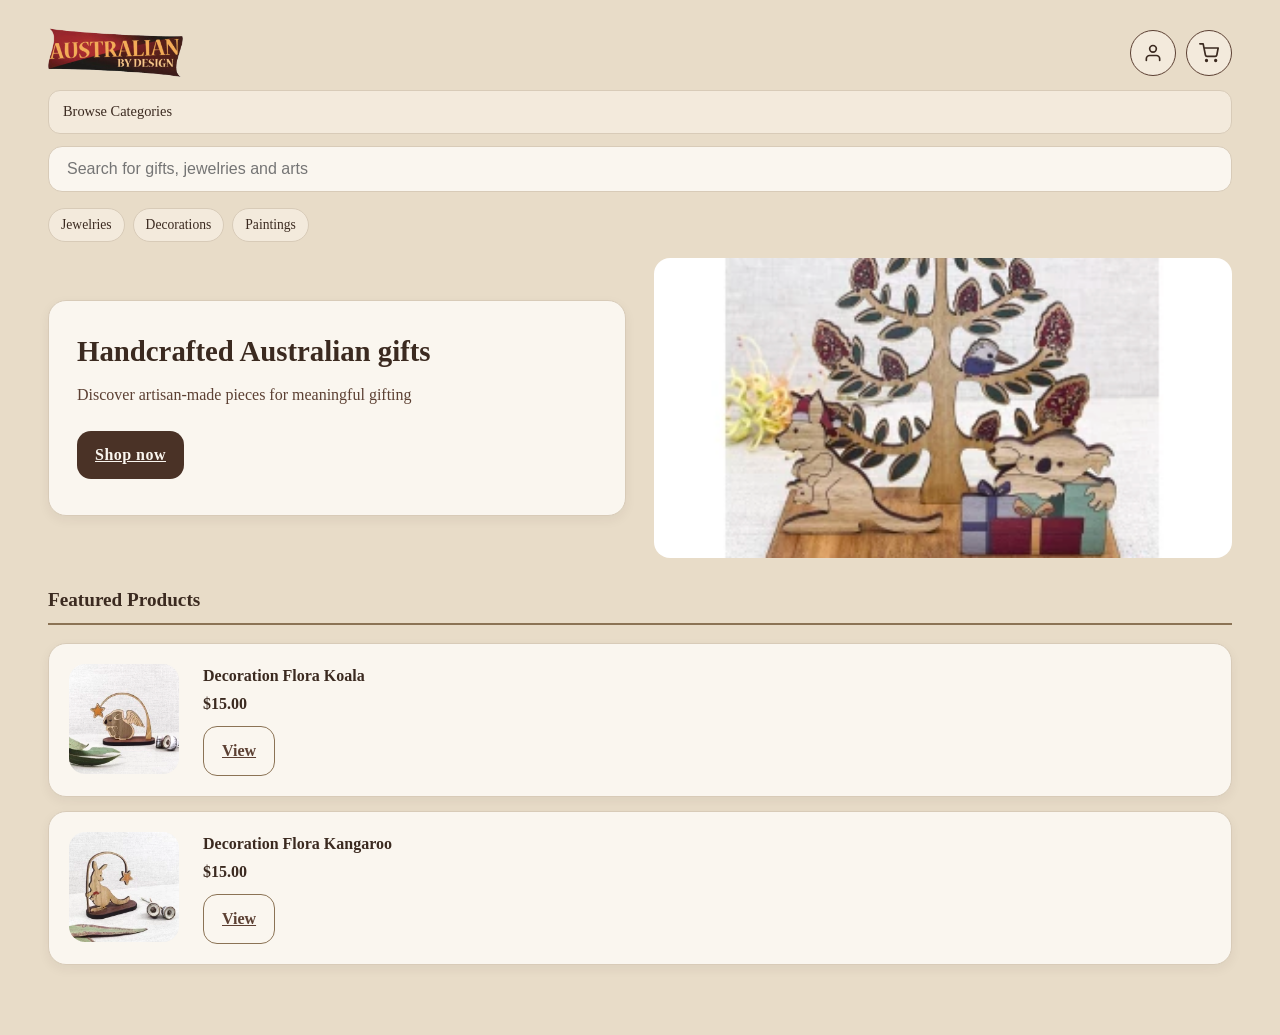
<file: index.html>
<!DOCTYPE html>
<html lang="en">
  <head>
    <meta charset="UTF-8" />
    <meta name="viewport" content="width=device-width, initial-scale=1.0" />
    <title>Australian by Design – Home</title>
    <!-- Link to the shared stylesheet -->
    <link rel="stylesheet" href="style.css" />
  </head>
  <body>
    <!-- .app centres the content and limits it to phone width -->
    <div class="app">

      <!-- HEADER: appears on every page -->
      <header class="site-header">

        <!-- LOGO: was plain text "AUSTRALIAN BY DESIGN".
             Now a clickable image linking back to the home page.
             Save the logo image as: images/australian-by-design-logo.png
             Download from: https://www.australianbydesign.com.au/wp-content/uploads/2020/12/logo-hd.png -->
        <a class="logo-link" href="index.html">
          <img
            src="images/australian-by-design-logo.png"
            alt="Australian by Design logo"
            class="site-logo"
          />
        </a>

        <div class="header-actions">

          <!-- ACCOUNT ICON: was the letter "A".
               Now a simple person-silhouette SVG drawn directly in HTML.
               No icon library needed — it is just two shapes: a circle (head)
               and a curved path (body). stroke="currentColor" draws it in
               the same dark brown as the circular button. -->
          <button type="button" class="icon-btn" aria-label="Account">
            <svg class="account-icon" viewBox="0 0 24 24" fill="none" stroke="currentColor" stroke-width="2" stroke-linecap="round" stroke-linejoin="round" aria-hidden="true">
              <path d="M20 21v-2a4 4 0 0 0-4-4H8a4 4 0 0 0-4 4v2"/>
              <circle cx="12" cy="7" r="4"/>
            </svg>
          </button>

          <!-- CART ICON: was the letter "C".
               Now a shopping-cart SVG drawn directly in HTML.
               No icon library needed — it is two small circles (wheels)
               and one path (basket). The badge number still appears in
               the top-right corner, exactly as before. -->
          <a href="cart.html" class="icon-btn" aria-label="Cart">
            <svg class="cart-icon" viewBox="0 0 24 24" fill="none" stroke="currentColor" stroke-width="2" stroke-linecap="round" stroke-linejoin="round" aria-hidden="true">
              <circle cx="9" cy="21" r="1"/>
              <circle cx="20" cy="21" r="1"/>
              <path d="M1 1h4l2.68 13.39a2 2 0 0 0 2 1.61h9.72a2 2 0 0 0 2-1.61L23 6H6"/>
            </svg>
            <span id="cart-badge" class="cart-count" style="display:none"></span>
          </a>

        </div>
      </header>

      <!-- HOME PAGE CONTENT -->

      <div class="browse-bar">Browse Categories</div>

      <!-- Search bar: not connected to a server, just visual for now -->
      <label class="visually-hidden" for="search-home">Search</label>
      <input
        id="search-home"
        class="search-input"
        type="search"
        placeholder="Search for gifts, jewelries and arts"
      />

      <!-- Category chips: clickable tags for browsing -->
      <div class="chips">
        <span class="chip">Jewelries</span>
        <span class="chip">Decorations</span>
        <span class="chip">Paintings</span>
      </div>

      <!-- HERO SECTION WRAPPER
           On mobile this div has no effect — children stack normally.
           On desktop the CSS media query turns this into a two-column grid:
           the hero text card sits on the left, the image on the right.
           This is controlled entirely by CSS — no JavaScript needed. -->
      <div class="hero-section">

        <!-- Hero card: main banner with a "Shop now" link -->
        <div class="hero card">
          <h1>Handcrafted Australian gifts</h1>
          <p class="hero-text">
            Discover artisan-made pieces for meaningful gifting
          </p>
          <a href="listing.html" class="btn btn-primary">Shop now</a>
        </div>

        <!-- Hero banner image -->
        <img
          src="images/hero-gifts.jpg"
          alt="Handcrafted Australian gifts arranged on a table"
          class="hero-image product-img"
        />

      </div><!-- end .hero-section -->

      <h2 class="section-title">Featured Products</h2>

      <!-- Featured product 1: "View" links to product.html?id=0 -->
      <article class="product-row card">
        <img
          src="images/flora-koala.jpg"
          alt="Decoration Flora Koala"
          class="thumb product-img"
        />
        <div class="product-row-body">
          <h3 class="product-name">Decoration Flora Koala</h3>
          <p class="price">$15.00</p>
          <!-- ?id=0 tells product.html which product to show -->
          <a href="product.html?id=0" class="btn btn-outline">View</a>
        </div>
      </article>

      <!-- Featured product 2: "View" links to product.html?id=1 -->
      <article class="product-row card">
        <img
          src="images/flora-kangaroo.jpg"
          alt="Decoration Flora Kangaroo"
          class="thumb product-img"
        />
        <div class="product-row-body">
          <h3 class="product-name">Decoration Flora Kangaroo</h3>
          <p class="price">$15.00</p>
          <a href="product.html?id=1" class="btn btn-outline">View</a>
        </div>
      </article>

    </div><!-- end .app -->

    <!-- Toast notification (shown when item is added to cart) -->
    <div id="toast" class="toast"></div>

    <!-- Load the shared cart script -->
    <script src="cart.js"></script>
  </body>
</html>
</file>
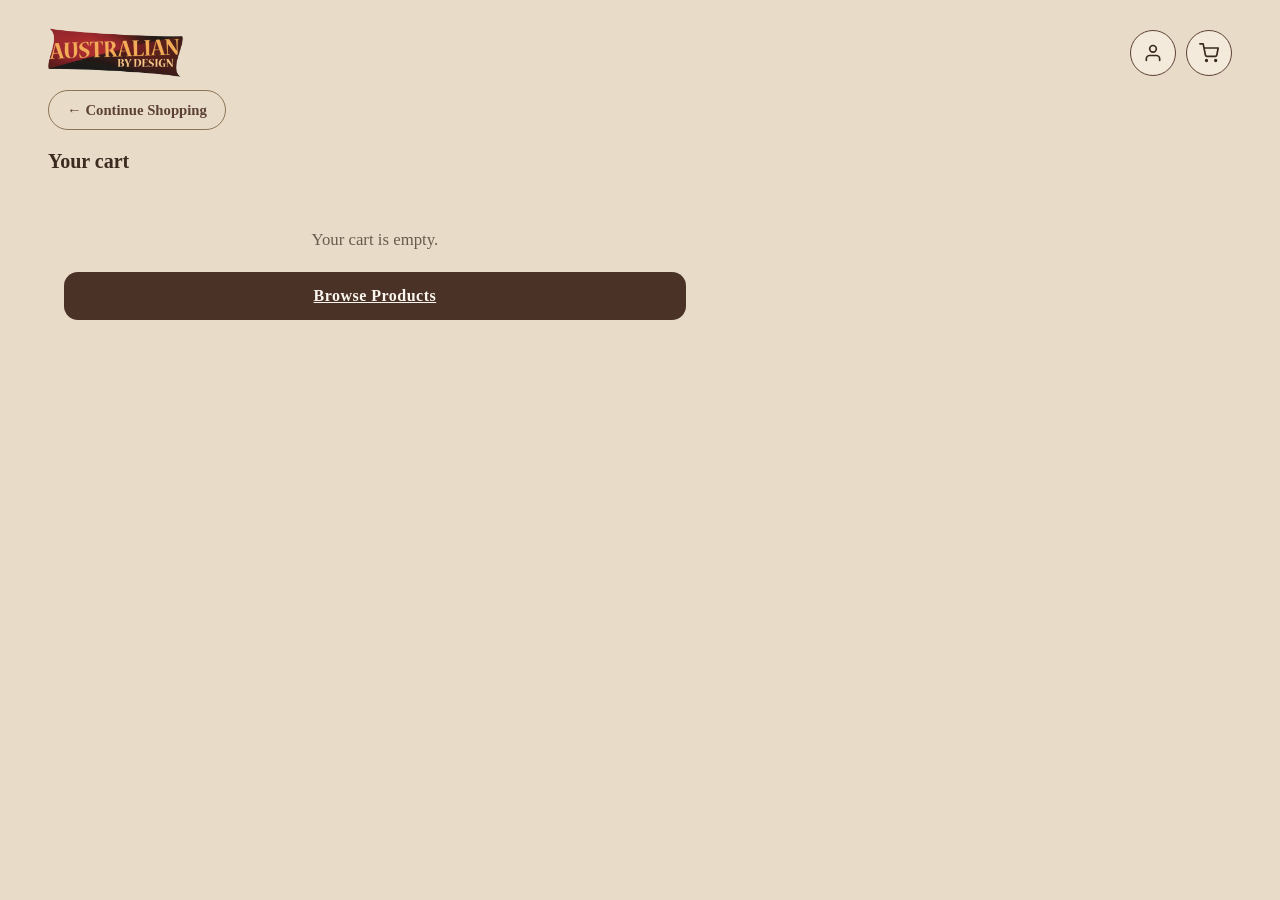
<file: cart.html>
<!DOCTYPE html>
<html lang="en">
  <head>
    <meta charset="UTF-8" />
    <meta name="viewport" content="width=device-width, initial-scale=1.0" />
    <title>Australian by Design – Cart</title>
    <!-- Link to the shared stylesheet -->
    <link rel="stylesheet" href="style.css" />
  </head>
  <body>
    <div class="app">

      <!-- HEADER -->
      <header class="site-header">
        <a class="logo-link" href="index.html">
          <img src="images/australian-by-design-logo.png" alt="Australian by Design logo" class="site-logo" />
        </a>
        <div class="header-actions">
          <button type="button" class="icon-btn" aria-label="Account">
            <svg class="account-icon" viewBox="0 0 24 24" fill="none" stroke="currentColor" stroke-width="2" stroke-linecap="round" stroke-linejoin="round" aria-hidden="true">
              <path d="M20 21v-2a4 4 0 0 0-4-4H8a4 4 0 0 0-4 4v2"/>
              <circle cx="12" cy="7" r="4"/>
            </svg>
          </button>
          <a href="cart.html" class="icon-btn" aria-label="Cart">
            <svg class="cart-icon" viewBox="0 0 24 24" fill="none" stroke="currentColor" stroke-width="2" stroke-linecap="round" stroke-linejoin="round" aria-hidden="true">
              <circle cx="9" cy="21" r="1"/>
              <circle cx="20" cy="21" r="1"/>
              <path d="M1 1h4l2.68 13.39a2 2 0 0 0 2 1.61h9.72a2 2 0 0 0 2-1.61L23 6H6"/>
            </svg>
            <span id="cart-badge" class="cart-count" style="display:none"></span>
          </a>
        </div>
      </header>

      <!-- Back link -->
      <a href="listing.html" class="back-link">← Continue Shopping</a>

      <!-- CART LAYOUT WRAPPER
           On mobile this div has no effect — children stack normally.
           On desktop the CSS media query makes this a two-column grid:
           cart items go in the left column, and the order summary +
           checkout form go in the right column (id="cart-col-right").

           The JavaScript below also hides/shows the right column depending
           on whether the cart is empty, keeping the layout clean. -->
      <div class="cart-layout">

        <!-- LEFT COLUMN: page title + cart items + empty message -->
        <div class="cart-col-left">

          <h1 class="page-title">Your cart</h1>

          <!-- CART ITEM LIST — items added by JavaScript -->
          <ul class="cart-list" id="cart-list">
            <!-- Items are inserted here by JavaScript -->
          </ul>

          <!-- Shown when cart is empty -->
          <div class="empty-cart-msg" id="empty-msg" style="display:none">
            <p>Your cart is empty.</p>
            <a href="listing.html" class="btn btn-primary btn-block">
              Browse Products
            </a>
          </div>

        </div><!-- end .cart-col-left -->

        <!-- RIGHT COLUMN: order summary + checkout button + form
             id="cart-col-right" lets JavaScript hide this column
             when the cart is empty, so the desktop layout stays clean. -->
        <div class="cart-col-right" id="cart-col-right">

          <!-- ORDER SUMMARY BOX -->
          <div class="card summary" id="summary-box">
            <div class="summary-row">
              <span>Subtotal</span>
              <span id="cart-subtotal">$0.00</span>
            </div>
            <div class="summary-row">
              <span>Shipping</span>
              <span id="cart-shipping">$11.00</span>
            </div>
            <div class="summary-row summary-row--total">
              <span>Total</span>
              <span id="cart-total">$0.00</span>
            </div>
          </div>

          <!-- CHECKOUT BUTTON -->
          <a href="confirmed.html" class="btn btn-primary btn-block checkout-link" id="checkout-btn">
            Checkout
          </a>

          <!-- CHECKOUT FORM -->
          <form class="checkout-form card" id="checkout-form">
            <h2 class="card-title">Checkout details</h2>
            <label>
              Full name
              <input type="text" name="fullname" autocomplete="name" />
            </label>
            <label>
              Address
              <input type="text" name="address" autocomplete="street-address" />
            </label>
            <label>
              Card number
              <input type="text" name="card" inputmode="numeric" />
            </label>
          </form>

        </div><!-- end .cart-col-right -->

      </div><!-- end .cart-layout -->

    </div><!-- end .app -->

    <!-- Load the shared cart script -->
    <script src="cart.js"></script>

    <!-- Cart page script -->
    <script>
      /* ============================================================
         cart.html script

         KEY CHANGE from the original version:
         The cart display logic is now inside a function called
         renderCart(). This is important because we need to be able
         to refresh the cart display AFTER the user removes an item
         — without reloading the whole page.

         Before: code ran once inside DOMContentLoaded and stopped.
         Now:    renderCart() can be called any number of times.
                 It clears the list and rebuilds it from scratch
                 each time it runs.
         ============================================================ */


      /* --- renderCart() ---
         Draws (or redraws) the entire cart on screen.

         This function is called:
           1. When the page first loads (to show what's in the cart).
           2. After the user clicks Remove (to refresh the display).

         Steps:
           1. Read the cart from localStorage.
           2. Clear whatever is currently shown on screen.
           3. If the cart is empty → show the empty message, $0.00 totals.
           4. If the cart has items → build the list and calculate totals. */
      function renderCart() {

        // Read the latest cart data from localStorage
        var cart = getCart(); // getCart() is defined in cart.js

        // Get references to the HTML elements we need to update
        var cartList     = document.getElementById("cart-list");
        var emptyMsg     = document.getElementById("empty-msg");
        var summaryBox   = document.getElementById("summary-box");
        var checkoutBtn  = document.getElementById("checkout-btn");
        var checkoutForm = document.getElementById("checkout-form");

        // cartColRight is the right column on desktop (summary + checkout).
        // On mobile it just stacks below the items — hiding it when empty
        // keeps the layout clean on both mobile and desktop.
        var cartColRight = document.getElementById("cart-col-right");

        // --- IMPORTANT: clear the list before rebuilding ---
        cartList.innerHTML = "";

        // --------------------------------------------------------
        // CASE 1: Cart is empty
        // --------------------------------------------------------
        if (cart.length === 0) {

          // Show the "Your cart is empty" message
          emptyMsg.style.display = "block";

          // Hide the summary box, checkout button, and form
          summaryBox.style.display   = "none";
          checkoutBtn.style.display  = "none";
          checkoutForm.style.display = "none";

          // Also hide the entire right column on desktop so we don't
          // show a blank column next to the empty-cart message.
          if (cartColRight) { cartColRight.style.display = "none"; }

          // Set all totals to $0.00 when cart is empty
          document.getElementById("cart-subtotal").textContent = "$0.00";
          document.getElementById("cart-shipping").textContent = "$0.00";
          document.getElementById("cart-total").textContent    = "$0.00";

          return; // stop here — nothing more to render
        }

        // --------------------------------------------------------
        // CASE 2: Cart has items
        // --------------------------------------------------------

        // Make sure the summary, button, form, and right column are all visible.
        emptyMsg.style.display     = "none";
        summaryBox.style.display   = "";   // "" resets to CSS default (block)
        checkoutBtn.style.display  = "";
        checkoutForm.style.display = "";

        // Show the right column (it may have been hidden if cart was empty before)
        if (cartColRight) { cartColRight.style.display = ""; }

        var subtotal = 0; // running total — we add to this in the loop below

        // Loop through every item in the cart and build one <li> for each
        for (var i = 0; i < cart.length; i++) {
          var item = cart[i];

          // Line total = price × quantity for this product
          var lineTotal = item.price * item.qty;

          // Add this item's line total to the overall subtotal
          subtotal = subtotal + lineTotal;

          /* Build the HTML for one cart item row.
             Each row has:
               - a placeholder image box
               - the product name, quantity, and line total
               - a Remove button

             The Remove button uses onclick="handleRemove(item.id)"
             so when it is clicked, handleRemove() receives the
             correct product id to remove. */
          /* item.id is the product number (0–6).
             PRODUCTS[item.id].img is the image path stored in cart.js.
             This way the right photo appears next to each item. */
          /* Safety check: look up the product in the PRODUCTS array.
             If for any reason the id isn't found (e.g. old localStorage data),
             we fall back to an empty image src so the page doesn't crash. */
          var productData = PRODUCTS[item.id];
          var imgSrc = productData ? productData.img : "";

          var itemHTML =
            '<li class="cart-item card">' +
              '<img src="' + imgSrc + '" alt="' + item.name + '" class="cart-thumb product-img" />' +
              '<div class="cart-item-info">' +
                '<p class="product-name">' + item.name + '</p>' +
                '<p class="muted">Qty ' + item.qty + '</p>' +
                '<p class="price">$' + lineTotal.toFixed(2) + '</p>' +
              '</div>' +
              /* FIX: added "btn" base class alongside "btn-remove".
                 Without "btn", the button does not inherit font-family,
                 cursor, or text-align from the shared .btn rule, so it
                 looked slightly inconsistent with every other button on
                 the site. The .btn-remove rules (smaller padding, red-brown
                 border, smaller font) come later in style.css and still
                 override the base .btn values correctly. */
              '<button class="btn btn-remove" onclick="handleRemove(' + item.id + ')">' +
                'Remove' +
              '</button>' +
            '</li>';

          // Add this item's HTML into the <ul> list
          cartList.innerHTML = cartList.innerHTML + itemHTML;
        }

        // Shipping is always $11.00 when there are items in the cart
        var SHIPPING = 11.00;
        var total = subtotal + SHIPPING;

        // Update the three numbers in the order summary box
        // .toFixed(2) formats to 2 decimal places: e.g. 15 → "15.00"
        document.getElementById("cart-subtotal").textContent =
          "$" + subtotal.toFixed(2);

        document.getElementById("cart-shipping").textContent =
          "$" + SHIPPING.toFixed(2);

        document.getElementById("cart-total").textContent =
          "$" + total.toFixed(2);

      } /* end renderCart() */


      /* --- handleRemove(productId) ---
         Called when the user clicks a "Remove" button.

         This is the function that connects the button click to the
         two things that need to happen:
           Step 1 — Remove the item from localStorage.
           Step 2 — Redraw the cart so the screen matches the data.

         Tutor explanation:
         "The Remove button passes the product id to handleRemove().
          handleRemove() calls removeFromCart() (in cart.js) which
          removes that item from the cart array in localStorage.
          Then it calls renderCart() which clears the screen and
          redraws the cart from the updated localStorage data.
          The subtotal, shipping, and total are recalculated
          automatically each time renderCart() runs." */
      function handleRemove(productId) {
        removeFromCart(productId); // defined in cart.js — updates localStorage + badge
        renderCart();              // redraw the cart list and totals on screen
      }


      /* --- Run renderCart() when the page first loads ---
         DOMContentLoaded fires once the HTML is fully parsed.
         We call renderCart() to draw the initial cart state. */
      document.addEventListener("DOMContentLoaded", function () {
        renderCart();
      });

    </script>
  </body>
</html>
</file>
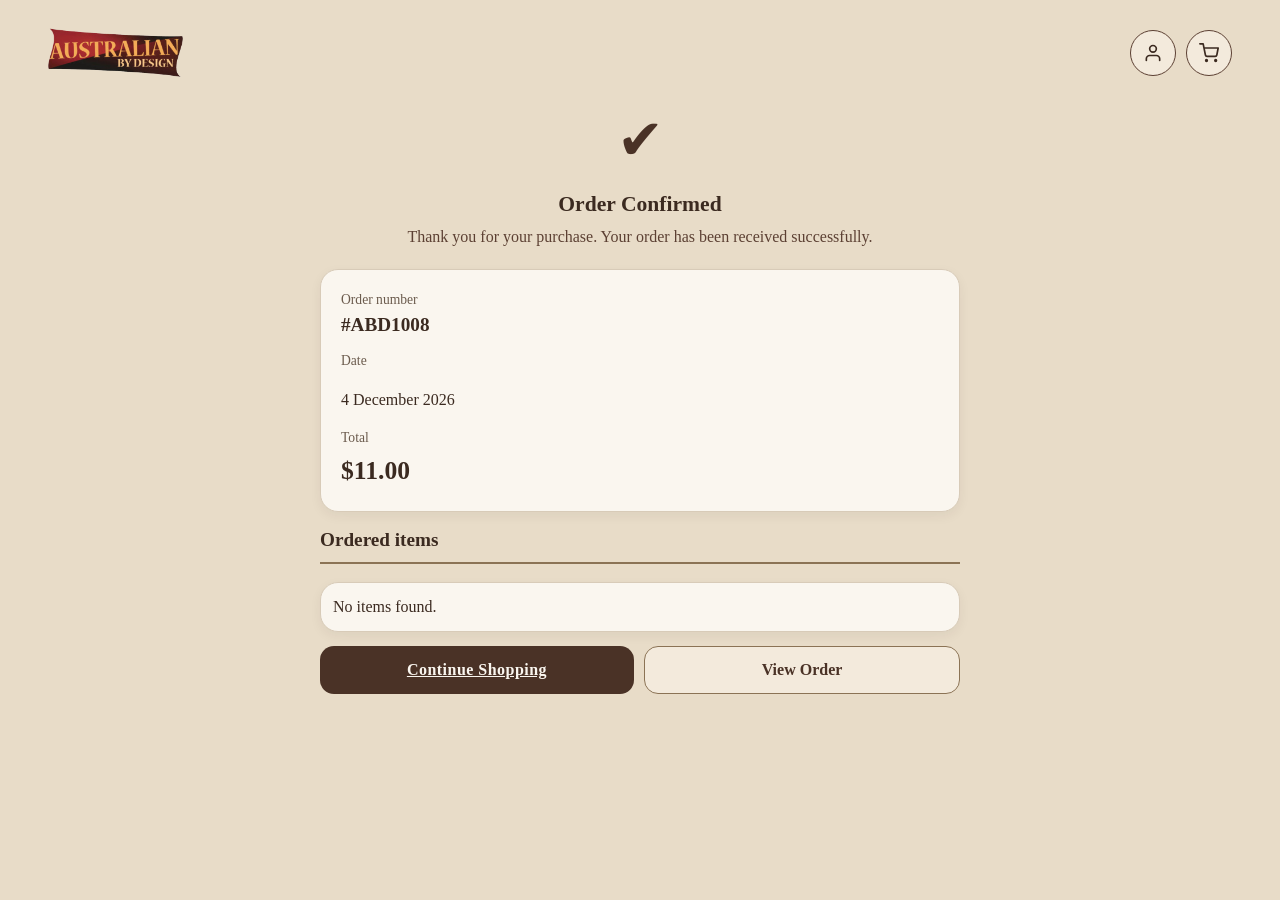
<file: confirmed.html>
<!DOCTYPE html>
<html lang="en">
  <head>
    <meta charset="UTF-8" />
    <meta name="viewport" content="width=device-width, initial-scale=1.0" />
    <title>Australian by Design – Order Confirmed</title>
    <!-- Link to the shared stylesheet -->
    <link rel="stylesheet" href="style.css" />
  </head>
  <body>
    <div class="app">

      <!-- HEADER -->
      <header class="site-header">
        <a class="logo-link" href="index.html">
          <img src="images/australian-by-design-logo.png" alt="Australian by Design logo" class="site-logo" />
        </a>
        <div class="header-actions">
          <button type="button" class="icon-btn" aria-label="Account">
            <svg class="account-icon" viewBox="0 0 24 24" fill="none" stroke="currentColor" stroke-width="2" stroke-linecap="round" stroke-linejoin="round" aria-hidden="true">
              <path d="M20 21v-2a4 4 0 0 0-4-4H8a4 4 0 0 0-4 4v2"/>
              <circle cx="12" cy="7" r="4"/>
            </svg>
          </button>
          <!-- After confirming, cart will be empty, so badge stays at 0 -->
          <a href="cart.html" class="icon-btn" aria-label="Cart">
            <svg class="cart-icon" viewBox="0 0 24 24" fill="none" stroke="currentColor" stroke-width="2" stroke-linecap="round" stroke-linejoin="round" aria-hidden="true">
              <circle cx="9" cy="21" r="1"/>
              <circle cx="20" cy="21" r="1"/>
              <path d="M1 1h4l2.68 13.39a2 2 0 0 0 2 1.61h9.72a2 2 0 0 0 2-1.61L23 6H6"/>
            </svg>
            <span id="cart-badge" class="cart-count" style="display:none"></span>
          </a>
        </div>
      </header>

      <!-- CONFIRMED CONTENT WRAPPER
           On mobile this div has no effect — content stacks normally.
           On desktop the CSS media query centres this in a 640px column
           so the confirmation page does not stretch across the full
           1280px desktop width. -->
      <div class="confirmed-content">

        <!-- Confirmation checkmark icon -->
        <div class="confirmed-icon">✔</div>

        <h1 class="page-title confirmed-heading">Order Confirmed</h1>

        <p class="body-text" style="text-align:center; margin-bottom:20px;">
          Thank you for your purchase. Your order has been received successfully.
        </p>

        <!-- ORDER SUMMARY CARD -->
        <div class="card">
          <p class="muted">Order number</p>
          <p class="emphasis">#ABD1008</p>
          <p class="muted">Date</p>
          <p id="order-date">—</p>
          <p class="muted" style="margin-top:8px;">Total</p>
          <p class="price price--large" id="confirmed-total">$0.00</p>
        </div>

        <!-- ORDERED ITEMS LIST -->
        <h2 class="section-title" id="ordered-items-heading">Ordered items</h2>
        <ul class="order-list" id="order-list">
          <!-- Items inserted by JavaScript -->
        </ul>

        <!-- BUTTONS -->
        <div class="btn-row">
          <a href="index.html" class="btn btn-primary">Continue Shopping</a>
          <button type="button" class="btn btn-secondary" id="btn-view-order">
            View Order
          </button>
        </div>

      </div><!-- end .confirmed-content -->

    </div><!-- end .app -->

    <!-- Load the shared cart script -->
    <script src="cart.js"></script>

    <!-- Order confirmation script -->
    <script>
      /* ============================================================
         confirmed.html script
         
         This script does the following:
         1. Reads the cart from localStorage BEFORE clearing it
         2. Calculates the total (subtotal + $11 shipping)
         3. Fills in today's date as the order date
         4. Displays each ordered item in the list
         5. Clears the cart from localStorage
         6. "View Order" button scrolls down to the items list
         ============================================================ */

      document.addEventListener("DOMContentLoaded", function () {

        /* --- STEP 1: Read the cart from localStorage ---
           We must read BEFORE we clear, so we still have the data. */
        var cart = getCart(); /* getCart() is from cart.js */

        /* --- STEP 2: Calculate the total ---
           Same logic as cart.html: subtotal + $11 shipping */
        var SHIPPING = 11.00;
        var subtotal = 0;

        for (var i = 0; i < cart.length; i++) {
          subtotal = subtotal + (cart[i].price * cart[i].qty);
        }

        var total = subtotal + SHIPPING;

        /* --- STEP 3: Show today's date ---
           JavaScript's Date object gives us the current date.
           toLocaleDateString() formats it nicely, e.g. "22 May 2026" */
        var today = new Date();
        document.getElementById("order-date").textContent =
          today.toLocaleDateString("en-AU", {
            day: "numeric",
            month: "long",
            year: "numeric"
          });

        /* --- STEP 4: Show the total amount --- */
        document.getElementById("confirmed-total").textContent =
          "$" + total.toFixed(2);

        /* --- STEP 5: Build the ordered items list ---
           Same as cart.html but using the order-list styling */
        var orderList = document.getElementById("order-list");

        if (cart.length === 0) {
          /* If somehow the cart was empty, show a simple message */
          orderList.innerHTML = "<li class='card' style='padding:12px;'>No items found.</li>";
        } else {
          for (var j = 0; j < cart.length; j++) {
            var item = cart[j];
            var lineTotal = item.price * item.qty;

            /* Build one list item row for each ordered product */
            var itemHTML =
              '<li class="card order-line">' +
                '<span>' + item.name + '</span>' +
                '<span class="muted">Qty ' + item.qty + '</span>' +
                '<span class="price">$' + lineTotal.toFixed(2) + '</span>' +
              '</li>';

            orderList.innerHTML = orderList.innerHTML + itemHTML;
          }
        }

        /* --- STEP 6: Clear the cart from localStorage ---
           We use removeItem() to delete the "cart" entry.
           After this, getCart() would return an empty array []. */
        localStorage.removeItem("cart");

        /* Update the badge to 0 now that cart is cleared */
        updateCartBadge();

        /* --- View Order button: scrolls down to the items section --- */
        document.getElementById("btn-view-order").addEventListener("click", function () {
          /* scrollIntoView() scrolls the page until this element is visible */
          document.getElementById("ordered-items-heading").scrollIntoView({
            behavior: "smooth", /* smooth animated scroll */
            block: "start"
          });
        });

      }); /* end DOMContentLoaded */
    </script>
  </body>
</html>
</file>
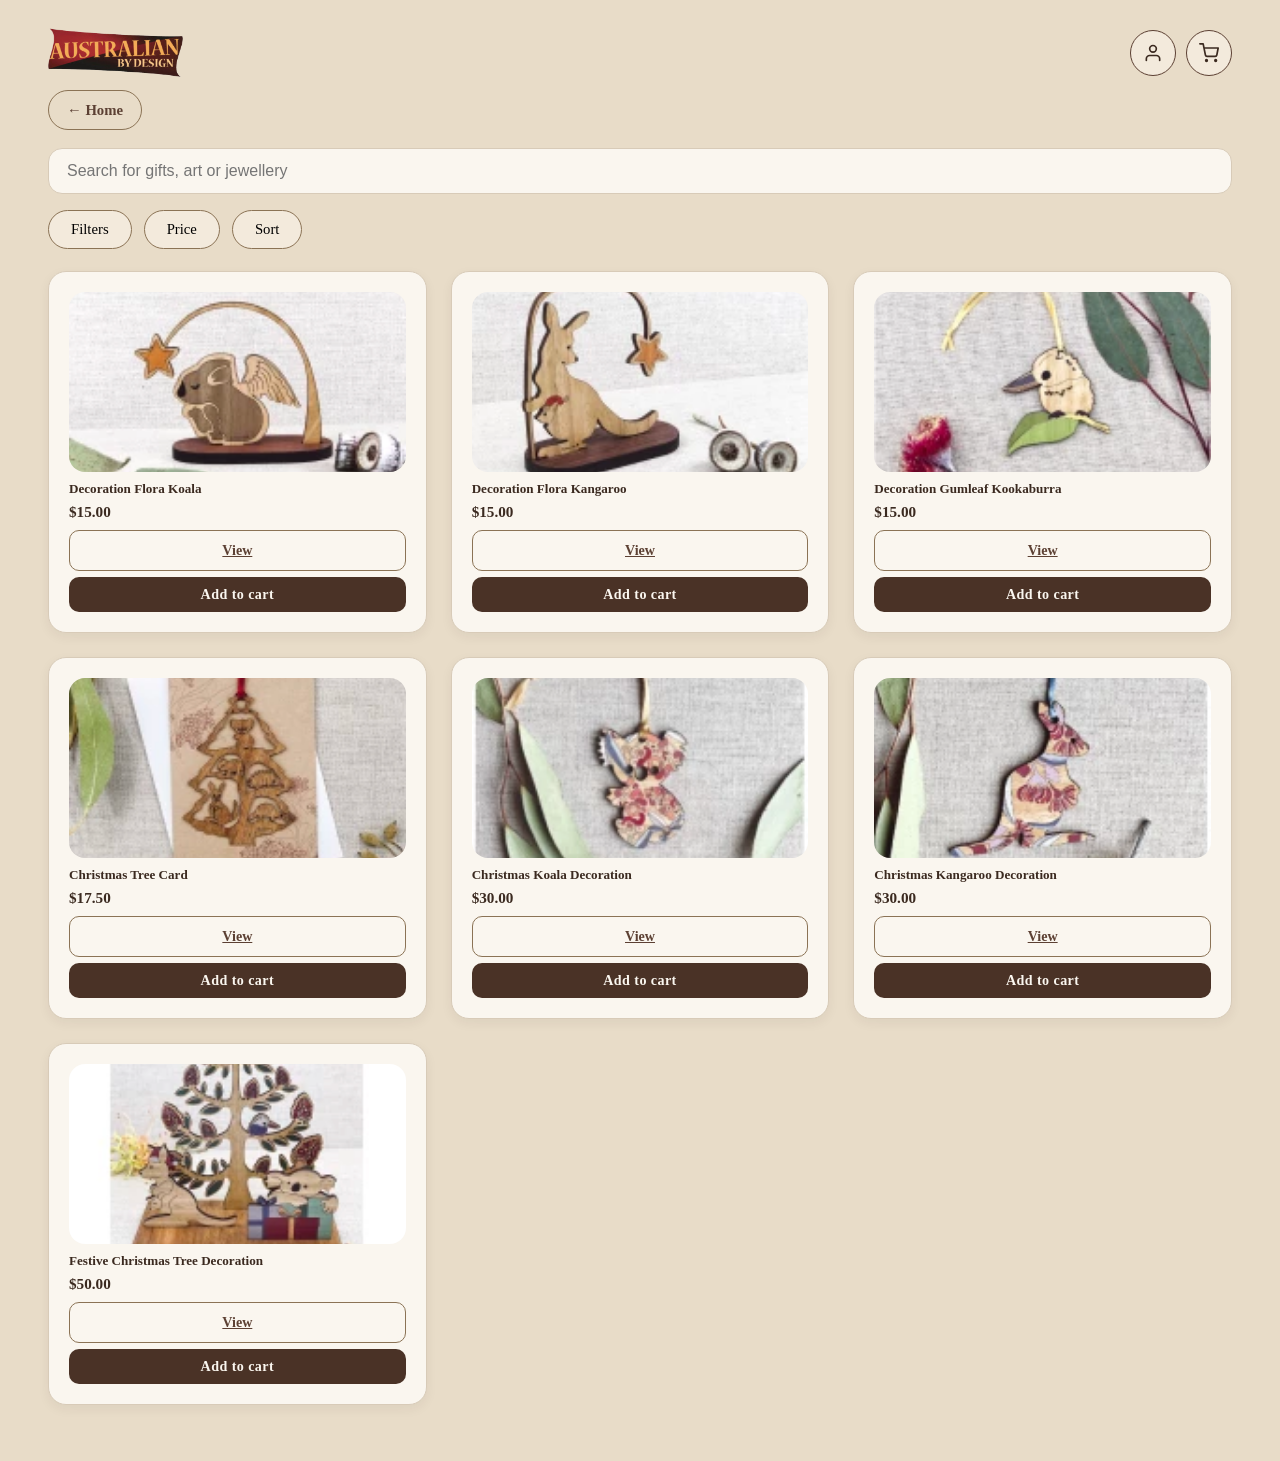
<file: listing.html>
<!DOCTYPE html>
<html lang="en">
  <head>
    <meta charset="UTF-8" />
    <meta name="viewport" content="width=device-width, initial-scale=1.0" />
    <title>Australian by Design – Products</title>
    <!-- Link to the shared stylesheet -->
    <link rel="stylesheet" href="style.css" />
  </head>
  <body>
    <div class="app">

      <!-- HEADER -->
      <header class="site-header">
        <a class="logo-link" href="index.html">
          <img src="images/australian-by-design-logo.png" alt="Australian by Design logo" class="site-logo" />
        </a>
        <div class="header-actions">
          <button type="button" class="icon-btn" aria-label="Account">
            <svg class="account-icon" viewBox="0 0 24 24" fill="none" stroke="currentColor" stroke-width="2" stroke-linecap="round" stroke-linejoin="round" aria-hidden="true">
              <path d="M20 21v-2a4 4 0 0 0-4-4H8a4 4 0 0 0-4 4v2"/>
              <circle cx="12" cy="7" r="4"/>
            </svg>
          </button>
          <a href="cart.html" class="icon-btn" aria-label="Cart">
            <svg class="cart-icon" viewBox="0 0 24 24" fill="none" stroke="currentColor" stroke-width="2" stroke-linecap="round" stroke-linejoin="round" aria-hidden="true">
              <circle cx="9" cy="21" r="1"/>
              <circle cx="20" cy="21" r="1"/>
              <path d="M1 1h4l2.68 13.39a2 2 0 0 0 2 1.61h9.72a2 2 0 0 0 2-1.61L23 6H6"/>
            </svg>
            <span id="cart-badge" class="cart-count" style="display:none"></span>
          </a>
        </div>
      </header>

      <!-- Back to Home -->
      <a href="index.html" class="back-link">← Home</a>

      <!-- SEARCH BAR -->
      <label class="visually-hidden" for="search-listing">Search</label>
      <input
        id="search-listing"
        class="search-input"
        type="search"
        placeholder="Search for gifts, art or jewellery"
      />

      <!-- FILTER PILLS (visual only — not connected to logic) -->
      <div class="filter-row">
        <button type="button" class="filter-pill">Filters</button>
        <button type="button" class="filter-pill">Price</button>
        <button type="button" class="filter-pill">Sort</button>
      </div>

      <!-- PRODUCT GRID
           Each card has:
           - a "View" link → product.html?id=X  (HTML link, no JS)
           - an "Add to cart" button → calls addToCart(id) from cart.js
           
           The ?id=X number matches the product id in the PRODUCTS array
           inside cart.js, so product.html knows which product to show. -->
      <div class="product-grid">

        <!-- Product 0: Decoration Flora Koala -->
        <article class="grid-card card">
          <img src="images/flora-koala.jpg" alt="Decoration Flora Koala" class="grid-img product-img" />
          <h3 class="product-name">Decoration Flora Koala</h3>
          <p class="price">$15.00</p>
          <!-- .card-btn-group pushes these two buttons to the bottom of the card.
               This keeps "View" and "Add to cart" aligned across all cards in a row,
               even when product names are different lengths. -->
          <div class="card-btn-group">
            <a href="product.html?id=0" class="btn btn-outline btn-block">View</a>
            <button type="button" class="btn btn-primary btn-block" onclick="addToCart(0)">Add to cart</button>
          </div>
        </article>

        <!-- Product 1: Decoration Flora Kangaroo -->
        <article class="grid-card card">
          <img src="images/flora-kangaroo.jpg" alt="Decoration Flora Kangaroo" class="grid-img product-img" />
          <h3 class="product-name">Decoration Flora Kangaroo</h3>
          <p class="price">$15.00</p>
          <div class="card-btn-group">
            <a href="product.html?id=1" class="btn btn-outline btn-block">View</a>
            <button type="button" class="btn btn-primary btn-block" onclick="addToCart(1)">Add to cart</button>
          </div>
        </article>

        <!-- Product 2: Decoration Gumleaf Kookaburra -->
        <article class="grid-card card">
          <img src="images/gumleaf-kookaburra.jpg" alt="Decoration Gumleaf Kookaburra" class="grid-img product-img" />
          <h3 class="product-name">Decoration Gumleaf Kookaburra</h3>
          <p class="price">$15.00</p>
          <div class="card-btn-group">
            <a href="product.html?id=2" class="btn btn-outline btn-block">View</a>
            <button type="button" class="btn btn-primary btn-block" onclick="addToCart(2)">Add to cart</button>
          </div>
        </article>

        <!-- Product 3: Christmas Tree Card -->
        <article class="grid-card card">
          <img src="images/christmas-card.jpg" alt="Christmas Tree Card" class="grid-img product-img" />
          <h3 class="product-name">Christmas Tree Card</h3>
          <p class="price">$17.50</p>
          <div class="card-btn-group">
            <a href="product.html?id=3" class="btn btn-outline btn-block">View</a>
            <button type="button" class="btn btn-primary btn-block" onclick="addToCart(3)">Add to cart</button>
          </div>
        </article>

        <!-- Product 4: Christmas Koala Decoration -->
        <article class="grid-card card">
          <img src="images/christmas-koala.jpg" alt="Christmas Koala Decoration" class="grid-img product-img" />
          <h3 class="product-name">Christmas Koala Decoration</h3>
          <p class="price">$30.00</p>
          <div class="card-btn-group">
            <a href="product.html?id=4" class="btn btn-outline btn-block">View</a>
            <button type="button" class="btn btn-primary btn-block" onclick="addToCart(4)">Add to cart</button>
          </div>
        </article>

        <!-- Product 5: Christmas Kangaroo Decoration -->
        <article class="grid-card card">
          <img src="images/christmas-kangaroo.jpg" alt="Christmas Kangaroo Decoration" class="grid-img product-img" />
          <h3 class="product-name">Christmas Kangaroo Decoration</h3>
          <p class="price">$30.00</p>
          <div class="card-btn-group">
            <a href="product.html?id=5" class="btn btn-outline btn-block">View</a>
            <button type="button" class="btn btn-primary btn-block" onclick="addToCart(5)">Add to cart</button>
          </div>
        </article>

        <!-- Product 6: Festive Christmas Tree Decoration -->
        <article class="grid-card card">
          <img src="images/festive-tree.jpg" alt="Festive Christmas Tree Decoration" class="grid-img product-img" />
          <h3 class="product-name">Festive Christmas Tree Decoration</h3>
          <p class="price">$50.00</p>
          <div class="card-btn-group">
            <a href="product.html?id=6" class="btn btn-outline btn-block">View</a>
            <button type="button" class="btn btn-primary btn-block" onclick="addToCart(6)">Add to cart</button>
          </div>
        </article>

      </div><!-- end .product-grid -->

    </div><!-- end .app -->

    <!-- Toast pop-up message (defined in cart.js) -->
    <div id="toast" class="toast"></div>

    <!-- Load the shared cart script -->
    <script src="cart.js"></script>
  </body>
</html>
</file>
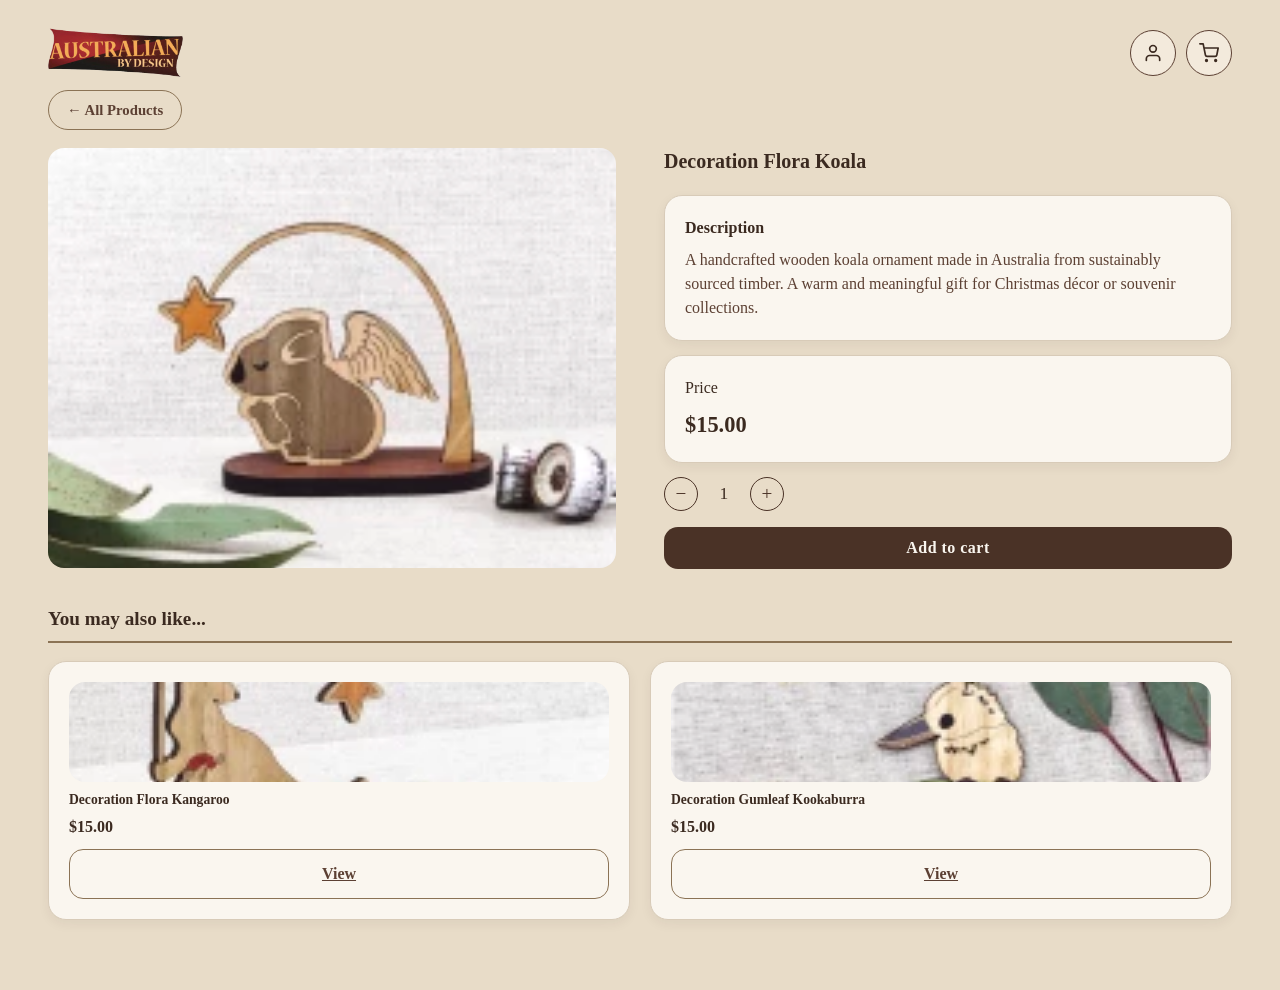
<file: product.html>
<!DOCTYPE html>
<html lang="en">
  <head>
    <meta charset="UTF-8" />
    <meta name="viewport" content="width=device-width, initial-scale=1.0" />
    <title>Australian by Design – Product Detail</title>
    <!-- Link to the shared stylesheet -->
    <link rel="stylesheet" href="style.css" />
  </head>
  <body>
    <div class="app">

      <!-- HEADER -->
      <header class="site-header">
        <a class="logo-link" href="index.html">
          <img src="images/australian-by-design-logo.png" alt="Australian by Design logo" class="site-logo" />
        </a>
        <div class="header-actions">
          <button type="button" class="icon-btn" aria-label="Account">
            <svg class="account-icon" viewBox="0 0 24 24" fill="none" stroke="currentColor" stroke-width="2" stroke-linecap="round" stroke-linejoin="round" aria-hidden="true">
              <path d="M20 21v-2a4 4 0 0 0-4-4H8a4 4 0 0 0-4 4v2"/>
              <circle cx="12" cy="7" r="4"/>
            </svg>
          </button>
          <!-- Cart icon links directly to cart.html -->
          <a href="cart.html" class="icon-btn" aria-label="Cart">
            <svg class="cart-icon" viewBox="0 0 24 24" fill="none" stroke="currentColor" stroke-width="2" stroke-linecap="round" stroke-linejoin="round" aria-hidden="true">
              <circle cx="9" cy="21" r="1"/>
              <circle cx="20" cy="21" r="1"/>
              <path d="M1 1h4l2.68 13.39a2 2 0 0 0 2 1.61h9.72a2 2 0 0 0 2-1.61L23 6H6"/>
            </svg>
            <span id="cart-badge" class="cart-count" style="display:none"></span>
          </a>
        </div>
      </header>

      <!-- Back link: goes to listing.html -->
      <a href="listing.html" class="back-link">← All Products</a>

      <!-- PRODUCT DETAIL CONTENT
           These elements start empty (no text/content).
           The JavaScript at the bottom of this page reads the ?id=
           from the URL and fills them in with the right product data. -->

      <!-- PRODUCT DETAIL LAYOUT WRAPPER
           On mobile this div has no effect — children stack normally.
           On desktop the CSS media query makes this a two-column grid:
           the product image goes in the left column, all product info
           (title, description, price, quantity, add to cart) goes in
           the right column. "You may also like" stays below, full-width. -->
      <div class="product-detail-layout">

        <!-- LEFT COLUMN: product image -->
        <div class="product-detail-img-col">
          <img id="detail-img" src="" alt="" class="product-hero product-img" />
        </div>

        <!-- RIGHT COLUMN: product info, filled in by JavaScript -->
        <div class="product-detail-info-col">

          <!-- Product title — filled in by JavaScript -->
          <h1 class="page-title" id="detail-name">Loading...</h1>

          <!-- Description card -->
          <div class="card">
            <h2 class="card-title">Description</h2>
            <p class="body-text" id="detail-desc">Loading...</p>
          </div>

          <!-- Price card -->
          <div class="card price-card">
            <p class="card-title">Price</p>
            <p class="price price--large" id="detail-price">$0.00</p>
          </div>

          <!-- Quantity picker -->
          <div class="qty-control">
            <button type="button" class="qty-btn" id="btn-minus">−</button>
            <span class="qty-display" id="qty-display">1</span>
            <button type="button" class="qty-btn" id="btn-plus">+</button>
          </div>

          <!-- Add to cart button -->
          <button type="button" class="btn btn-primary btn-block" id="btn-add-cart">
            Add to cart
          </button>

        </div><!-- end .product-detail-info-col -->

      </div><!-- end .product-detail-layout -->

      <!-- "You may also like" — sits below the two-column layout, full width -->
      <h2 class="section-title">You may also like...</h2>
      <div class="suggest-grid" id="suggest-grid">
        <!-- Two suggestion cards are inserted here by JavaScript -->
      </div>

    </div><!-- end .app -->

    <!-- Toast pop-up message -->
    <div id="toast" class="toast"></div>

    <!-- Load the shared cart script FIRST (it has the PRODUCTS array) -->
    <script src="cart.js"></script>

    <!-- Product detail page script -->
    <script>
      /* ============================================================
         product.html script
         
         This script does the following:
         1. Reads the ?id= number from the URL (e.g. product.html?id=0)
         2. Finds the matching product in the PRODUCTS array (from cart.js)
         3. Fills in the product name, description, and price on the page
         4. Handles the + / - quantity buttons
         5. Handles the "Add to cart" button
         6. Shows two "You may also like" suggestions
         ============================================================ */

      /* --- STEP 1: Read the product ID from the URL ---
         
         When you visit product.html?id=2, the browser stores
         everything after the ? as "search parameters".
         URLSearchParams lets us read those easily.
         
         Example: product.html?id=2  →  productId = 2 */
      var params = new URLSearchParams(window.location.search);
      var productId = parseInt(params.get("id")); // convert text "2" → number 2

      /* If the id is missing or invalid, default to product 0 */
      if (isNaN(productId) || productId < 0 || productId >= PRODUCTS.length) {
        productId = 0;
      }

      /* --- STEP 2: Get the product from the PRODUCTS array ---
         PRODUCTS is defined in cart.js (loaded above).
         We use the productId as the index, e.g. PRODUCTS[2] */
      var product = PRODUCTS[productId];


      /* --- STEP 3: Fill in the page with the product data ---
         document.getElementById("id") finds the HTML element with that id.
         We then set .textContent to change what it says. */

      document.getElementById("detail-name").textContent = product.name;

      /* Set the product image — src points to the file in the images/ folder,
         alt is the product name for screen readers */
      document.getElementById("detail-img").src = product.img;
      document.getElementById("detail-img").alt = product.name;

      /* Format the price to 2 decimal places: 15 → "$15.00" */
      document.getElementById("detail-price").textContent =
        "$" + product.price.toFixed(2);

      /* Short descriptions for each product.
         The index matches the product id in the PRODUCTS array. */
      var descriptions = [
        "A handcrafted wooden koala ornament made in Australia from sustainably sourced timber. A warm and meaningful gift for Christmas décor or souvenir collections.",
        "A charming wooden kangaroo decoration handmade in Australia. A beautiful Australian-themed gift, perfect for the holiday season.",
        "A delightful kookaburra decoration with gumleaf detailing. Handcrafted and made to celebrate Australian wildlife.",
        "A festive Christmas card featuring an Australian tree design. Printed on quality card stock with a heartfelt seasonal message inside.",
        "An adorable koala decoration with a Christmas theme. Handmade in Australia — a perfect stocking stuffer or tree ornament.",
        "A festive kangaroo decoration with Christmas styling. Handcrafted in Australia, great as a gift or holiday decoration.",
        "A beautiful festive Christmas tree decoration. Lovingly handcrafted in Australia using natural materials."
      ];

      document.getElementById("detail-desc").textContent =
        descriptions[productId];


      /* --- STEP 4: Quantity control ---
         We store the current quantity in a variable called qty.
         The + button increases it, the - button decreases it (minimum 1). */

      var qty = 1; /* start at quantity 1 */

      document.getElementById("btn-plus").addEventListener("click", function () {
        qty = qty + 1; /* increase by 1 */
        document.getElementById("qty-display").textContent = qty;
      });

      document.getElementById("btn-minus").addEventListener("click", function () {
        if (qty > 1) { /* never go below 1 */
          qty = qty - 1;
          document.getElementById("qty-display").textContent = qty;
        }
      });


      /* --- STEP 5: Add to cart button ---
         When clicked, we call addToCart() from cart.js once for each
         quantity the user selected. (e.g. qty=3 → addToCart 3 times) */

      document.getElementById("btn-add-cart").addEventListener("click", function () {
        for (var i = 0; i < qty; i++) {
          addToCart(productId);
        }
      });


      /* --- STEP 6: Build the "You may also like" suggestions ---
         We show 2 other products from the PRODUCTS array.
         We skip the current product and pick the next two. */

      var suggestGrid = document.getElementById("suggest-grid");
      var shown = 0; /* how many suggestions we have shown so far */
      var index = 0; /* which product we are checking */

      while (shown < 2 && index < PRODUCTS.length) {
        if (index !== productId) { /* skip the product already on screen */
          var suggestion = PRODUCTS[index];

          /* Build the HTML for one suggestion card.
             Template literals (backtick strings) let us put variables
             directly inside the text using ${variableName} */
          /* Each suggestion card shows a real product image.
             suggestion.img comes from the img field we added to PRODUCTS in cart.js */
          var cardHTML =
            '<article class="mini-card card">' +
              '<img src="' + suggestion.img + '" alt="' + suggestion.name + '" class="thumb product-img" style="width:100%;height:100px;margin-bottom:8px;" />' +
              '<h3 class="product-name">' + suggestion.name + '</h3>' +
              '<p class="price">$' + suggestion.price.toFixed(2) + '</p>' +
              '<a href="product.html?id=' + index + '" class="btn btn-outline btn-block">View</a>' +
            '</article>';

          /* Insert the card HTML into the suggest-grid div */
          suggestGrid.innerHTML = suggestGrid.innerHTML + cardHTML;
          shown = shown + 1;
        }
        index = index + 1;
      }
    </script>
  </body>
</html>
</file>
<file: style.css>
/* ============================================================
   style.css — Shared styles for all 5 pages
   Link this file in every HTML page like this:
   <link rel="stylesheet" href="style.css" />
   ============================================================ */

/* ============================================================
   COLOUR SYSTEM — Australian by Design

   All colours on this site come from this palette.
   If you ever want to change the look, update these values
   and the change will flow through everywhere automatically.

   BACKGROUND
     #e8dcc8  — warm beige      — body background (the "paper" the site sits on)

   SURFACES (cards and interactive elements)
     #faf6ef  — light cream     — cards, form input backgrounds
     #f3eadc  — warm beige-alt  — secondary buttons, chips, filter pills, icon buttons

   TEXT
     #3b2a20  — dark brown      — main headings and body text (highest contrast)
     #5c4033  — medium brown    — secondary body text, back link text
     #6b5b4d  — muted brown     — supporting info (qty labels, dates, etc.)

   BORDERS & DIVIDERS
     #d8cbb8  — light warm      — card borders, chip borders, form input borders
     #8b7355  — medium warm     — section title underlines, filter pills, outline buttons

   ACTION COLOURS
     #4a3226  — dark action     — primary buttons, qty buttons, cart badge, toast, icon
     #8b3a3a  — red-brown       — remove/destructive button ONLY
   ============================================================ */

/* --- RESET ---
   Removes inconsistent spacing added by different browsers */
*,
*::before,
*::after {
  box-sizing: border-box;
}

/* --- BASE BODY ---
   Sets the background colour, font, and text colour
   for the entire website */
body {
  margin: 0;
  font-family: Georgia, "Times New Roman", serif;
  background-color: #e8dcc8; /* warm beige background */
  color: #3b2a20;            /* dark brown text */
  line-height: 1.5;
}

/* --- PAGE WRAPPER ---
   Centres the content and limits the width to look like a phone.
   max-width: 430px makes it look like a mobile screen on a desktop. */
.app {
  max-width: 430px;
  margin: 0 auto;        /* centres horizontally */
  min-height: 100vh;     /* fills the full height of the screen */
  padding: 12px 16px 32px;
}

/* --- VISUALLY HIDDEN (accessibility) ---
   Hides labels from the screen but keeps them readable
   for screen readers (e.g. for search inputs) */
.visually-hidden {
  position: absolute;
  width: 1px;
  height: 1px;
  padding: 0;
  margin: -1px;
  overflow: hidden;
  clip: rect(0, 0, 0, 0);
  white-space: nowrap;
  border: 0;
}

/*  Header */
.site-header {
  display: flex;
  align-items: center;
  justify-content: space-between;
  gap: 12px;
  margin-bottom: 12px;
}

/* --- LOGO LINK ---
   The logo is now a clickable <a> tag wrapping an <img>.
   flex: 1 makes the link expand to fill the space between the
   left edge and the header icons, just like the old text did.
   align-items: center keeps the logo vertically centred in the header. */
.logo-link {
  display: flex;
  align-items: center;
  text-decoration: none;
  flex: 1;           /* take all available space left of the icon buttons */
}

/* --- LOGO IMAGE ---
   height: 36px matches the 40px icon buttons with a small breathing gap.
   width: auto keeps the logo's natural proportions — never stretch it.
   object-fit: contain ensures the whole logo is visible without cropping. */
.site-logo {
  height: 36px;
  width: auto;
  display: block;    /* removes the small gap browsers add under inline images */
  object-fit: contain;
}

.header-actions {
  display: flex;
  gap: 10px;
}

/* --- ICON BUTTONS (header: "A" account and "C" cart) ---
   FIX: Added display:flex + align-items + justify-content to
   perfectly centre the letter inside the circle.
   Previously there was no centering rule, so browsers placed
   the letter using default text flow, causing it to sit too low.

   FIX: padding:0 removes the browser's default <button> padding
   which was pushing "A" off-centre.

   FIX: position:relative lets the cart badge use position:absolute
   so the badge sits in the corner WITHOUT affecting the "C" position.

   FIX: text-decoration:none prevents the underline on the <a> cart link.
   line-height:1 stops the font's built-in line spacing from adding
   extra vertical space above/below the letter. */
.icon-btn {
  width: 40px;
  height: 40px;
  border-radius: 50%;
  border: 1px solid #5c4033;
  background: #f3eadc;
  color: #3b2a20;
  font-size: 0.85rem;
  font-weight: 700;
  cursor: pointer;
  /* --- centering fixes --- */
  display: flex;
  align-items: center;      /* centres vertically */
  justify-content: center;  /* centres horizontally */
  padding: 0;               /* remove browser's default button padding */
  line-height: 1;           /* prevent font line-height from adding offset */
  /* --- needed for the cart <a> link version --- */
  text-decoration: none;
  /* --- lets badge sit in corner without pushing "C" off-centre --- */
  position: relative;
}

.icon-btn:active {
  transform: scale(0.98);
}

/* --- CART AND ACCOUNT SVG ICONS ---
   These are inline SVG shapes drawn directly in the HTML.
   No icon library is needed — the shapes are just paths and circles.

   stroke: currentColor tells the SVG to draw in whatever colour
   the parent element uses. Because .icon-btn has color: #3b2a20
   (dark brown), the icon automatically draws in dark brown.
   This means we never need to hardcode a colour in the SVG itself.

   fill: none means the inside of the shapes is transparent —
   only the outline (stroke) is drawn, giving a clean line-icon look.

   width/height: 20px makes the icon sit comfortably inside
   the 40px circular button with 10px of space on each side. */
.cart-icon,
.account-icon {
  width: 20px;
  height: 20px;
  display: block;      /* removes the gap browsers add under inline SVGs */
  stroke: currentColor;
  fill: none;
}

/* Browse Categories bar
   COLOUR FIX: changed background from #c9c2b6 (slightly grey/cool) to
   #f3eadc (warm beige-alt). The old grey-ish tone clashed with the warm
   cream cards and beige background. Now it sits naturally in the palette.
   A light card border (#d8cbb8) distinguishes it from the body background. */
.browse-bar {
  background: #f3eadc;
  border: 1px solid #d8cbb8;
  color: #3b2a20;
  padding: 10px 14px;
  border-radius: 12px;
  font-size: 0.9rem;
  margin-bottom: 12px;
}

/* Search bar
   COLOUR FIX: border changed from #b9a995 to #d8cbb8 (light warm border)
   to match card borders and form input borders — all input/container
   borders now use one consistent light warm value. */
.search-input {
  width: 100%;
  padding: 12px 14px;
  border-radius: 14px;
  border: 1px solid #d8cbb8;
  background: #faf6ef;
  font-size: 1rem;
  margin-bottom: 12px;
}

/* ---------- Category chips / small tags ---------- */
.chips {
    display: flex;
    flex-wrap: wrap;
    gap: 8px;
    margin-bottom: 16px;
  }
  
  .chip {
    padding: 6px 12px;
    border-radius: 999px;
    background: #f3eadc;
    /* COLOUR FIX: changed from #c4b49f to #d8cbb8 (light warm border)
       to match the card and input border colour. Chips are non-interactive
       labels, so they should use the lighter border, not the medium border
       (#8b7355) reserved for interactive elements like filter pills. */
    border: 1px solid #d8cbb8;
    font-size: 0.85rem;
  }
  
  /* ---------- Shared card style ---------- */
  .card {
    background: #faf6ef;
    border-radius: 18px;
    padding: 16px;
    border: 1px solid #d8cbb8;
    margin-bottom: 14px;
    box-shadow: 0 4px 12px rgba(59, 42, 32, 0.06);
  }
  
  .card-title {
    margin: 0 0 8px;
    font-size: 1rem;
  }
  
  /* ---------- Hero section ---------- */

  /* FIX: The hero card (.hero.card) gets extra padding compared to
     normal cards. The default .card has 16px padding on all sides.
     The hero is the main banner — it needs more breathing room
     so the heading, paragraph, and button don't feel cramped.
     padding-bottom:28px gives extra space below the button. */
  .hero.card {
    padding: 20px 20px 28px;
  }

  /* FIX: Increased margin-bottom from 8px to 12px for more
     visual breathing room between the heading and paragraph. */
  .hero h1 {
    margin: 0 0 12px;
    font-size: 1.35rem;
    line-height: 1.3;
  }

  /* FIX: Increased margin-bottom from 14px to 20px.
     This creates a clear visual gap between the paragraph
     and the "Shop now" button, so the button feels intentionally
     placed rather than crowded against the text. */
  .hero-text {
    margin: 0 0 20px;
    color: #5c4033;
    font-size: 0.95rem;
    line-height: 1.5;
  }
  
  /* Placeholder box used when there is no actual image */
  .placeholder {
    display: flex;
    align-items: center;
    justify-content: center;
    background: linear-gradient(145deg, #dcd3c4, #cfc3b0);
    color: #5c5248;
    font-size: 0.85rem;
    text-align: center;
    border-radius: 16px;
    border: 1px dashed #a08f7c;
  }
  
  .hero-image {
    width: 100%;
    height: 180px;
    margin-bottom: 20px;
  }
  
  .thumb {
    width: 88px;
    height: 88px;
    flex-shrink: 0;
  }
  
  /* ---------- Section title (e.g. "Featured Products", "You may also like") ----------
     UPDATED: Bold heading with a subtle bottom border line as a section separator.
     No background card — keeps the heading clean and lightweight.
     The bottom border gives visual structure without adding heavy decoration. */
  .section-title {
    font-size: 1.1rem;
    font-weight: 700;
    margin: 8px 0 14px;
    color: #3b2a20;
    padding-bottom: 8px;
    border-bottom: 2.5px solid #8b7355; /* medium warm brown — more visible but still on-palette */
  }
  
  .page-title {
    font-size: 1.05rem;
    margin: 0 0 14px;
    line-height: 1.35;
  }
  
  /* ---------- Buttons ---------- */
  .btn {
    display: inline-block;
    padding: 12px 18px;
    border-radius: 14px;
    font-size: 1rem;
    font-family: inherit;
    cursor: pointer;
    border: none;
    text-align: center;
  }
  
  /* --- PRIMARY BUTTON ---
     The most important action on any page (e.g. "Add to cart", "Checkout",
     "Continue Shopping" on the confirmation page).
     font-weight:700 makes the label bold so it stands out at a glance.
     letter-spacing:0.03em gives the text a slightly airy, premium feel. */
  .btn-primary {
    background: #4a3226;      /* dark brown fill */
    color: #faf6ef;           /* warm white text */
    font-weight: 700;         /* bold label — signals importance */
    letter-spacing: 0.03em;
  }

  /* --- SECONDARY BUTTON ---
     Used for actions that matter but are less urgent than primary
     (e.g. "View Order" on the confirmation page).
     A warm beige background keeps it in the site palette but clearly
     lower in priority than the dark .btn-primary.

     HIERARCHY FIX: Changed border from "2px solid #4a3226" to
     "1.5px solid #8b7355". Using #8b7355 (the site's standard medium-weight
     border) unifies secondary buttons with filter pills, outline buttons,
     section titles, and back links — all of which use the same value.
     This means every "mid-importance" element shares one border colour. */
  .btn-secondary {
    background: #f3eadc;      /* warm beige-alt — lighter than primary */
    color: #4a3226;           /* dark brown text — same as primary */
    border: 1.5px solid #8b7355;  /* medium warm — consistent with outline/back-link */
    font-weight: 600;
  }

  /* --- OUTLINE BUTTON ---
     Least important interactive actions (e.g. "View" in the product grid).
     Transparent background keeps it visually light.

     HIERARCHY FIX: Changed border from "2px solid #4a3226" to
     "1.5px solid #8b7355" and text from #4a3226 to #5c4033.
     The original dark border used the exact same colour (#4a3226)
     as the primary button's fill — so "View" and "Add to cart"
     sitting side by side in a grid card felt almost equally important.
     #8b7355 is a warm medium-brown already used in the site (filter pills,
     section title border), so this stays on-palette while clearly stepping
     down in visual weight below both primary and secondary. */
  .btn-outline {
    background: transparent;
    color: #5c4033;           /* slightly lighter text — was #4a3226 */
    border: 1.5px solid #8b7355;  /* soft warm brown — was 2px solid #4a3226 */
    font-weight: 600;
  }
  
  /* FIX: Added display:block to .btn-block.
     When .btn-block is used on an <a> tag (link), the browser
     defaults it to inline-block, which means width:100% works
     but the element doesn't sit on its own line cleanly.
     display:block makes <a> links behave like block-level buttons,
     filling the full width of their container.
     text-align:center centres the button text inside the full width. */
  .btn-block {
    display: block;
    width: 100%;
    text-align: center;
  }
  
  .btn-row {
    display: flex;
    flex-direction: column;
    gap: 10px;
    margin-top: 8px;
  }
  
  .btn:active {
    opacity: 0.92;
  }


/* ---------- ホームの商品行（横並び） ---------- */
.product-row {
    display: flex;
    gap: 14px;
    align-items: flex-start;
  }
  
  .product-row-body {
    flex: 1;
  }
  
  .product-name {
    margin: 0 0 4px;
    font-size: 1rem;
  }
  
  .price {
    margin: 0 0 10px;
    font-weight: 700;
    color: #3b2a20;
  }
  
  .price--large {
    font-size: 1.4rem;
    margin: 0;
  }
  
  .price-card {
    text-align: left;
  }
  
  /* ---------- 商品詳細の大きい画像枠 ---------- */
  .product-hero {
    width: 100%;
    height: 220px;
    margin-bottom: 14px;
  }
  
  .body-text {
    margin: 0;
    color: #5c4033;
  }
  
  /* 「おすすめ」2列 */
  .suggest-grid {
    display: grid;
    grid-template-columns: 1fr 1fr;
    gap: 10px;
  }
  
  .mini-card .thumb {
    width: 100%;
    height: 100px;
    margin-bottom: 8px;
  }
  
  .mini-card .product-name {
    font-size: 0.85rem;
  }
  
  /* ---------- 一覧画面：フィルタの並び ---------- */
  .filter-row {
    display: flex;
    gap: 8px;
    flex-wrap: wrap;
    margin-bottom: 14px;
  }
  
  .filter-pill {
    padding: 8px 14px;
    border-radius: 999px;
    border: 1px solid #8b7355;
    background: #f3eadc;
    font-family: inherit;
    font-size: 0.9rem;
    cursor: pointer;
  }
  
  /* ---------- 2-column product grid ---------- */
  .product-grid {
    display: grid;
    grid-template-columns: 1fr 1fr;
    gap: 10px;
  }

  /* FIX: Added display:flex and flex-direction:column.
     Before: the card had no flex layout, so if one card had a
     2-line product name it pushed the buttons down further than
     the adjacent card with a 1-line name — making buttons
     misaligned across the row.

     Now: the card is a vertical flex container. Combined with
     margin-top:auto on .card-btn-group (below), the buttons are
     always "pushed to the bottom" of the card — so both cards
     in a row have their buttons at the same height. */
  .grid-card {
    margin-bottom: 0;
    padding: 12px;
    display: flex;
    flex-direction: column; /* stack image → name → price → buttons vertically */
  }

  .grid-img {
    width: 100%;
    height: 110px;
    margin-bottom: 8px;
    flex-shrink: 0; /* prevent image from squishing if card is tall */
  }

  .grid-card .product-name {
    font-size: 0.82rem;
    line-height: 1.3;
    margin-bottom: 4px;
  }

  /* FIX: Changed margin-bottom from 0 to 6px.
     Previously there was no space between the price and the buttons.
     6px creates a small visual gap so the price and buttons
     don't look merged together. */
  .grid-card .price {
    margin-bottom: 6px;
    font-size: 0.95rem;
  }

  /* --- CARD BUTTON GROUP ---
     NEW: Wraps the "View" and "Add to cart" buttons inside each
     grid card. margin-top:auto is the key fix — it pushes this
     entire group to the bottom of the flex card, no matter how
     tall the card is. This aligns all buttons in a grid row. */
  .card-btn-group {
    margin-top: auto;      /* push buttons to the bottom of the card */
    display: flex;
    flex-direction: column;
    gap: 6px;              /* consistent space between the two buttons */
  }

  /* FIX: Buttons inside grid cards should be smaller than normal
     buttons because the cards are narrow (half the screen width).
     font-size:0.82rem and padding:8px 10px scale them down correctly.
     This replaces the inline style="font-size:0.85rem" in the HTML. */
  .grid-card .btn {
    font-size: 0.82rem;
    padding: 8px 10px;
    border-radius: 10px;
  }
  
  /* ---------- Cart ---------- */
  .cart-list {
    list-style: none;
    padding: 0;
    margin: 0 0 12px;
  }

  /* Each cart item row: image | info | remove button side by side.
     align-items:center keeps everything vertically centred in the row. */
  .cart-item {
    display: flex;
    gap: 12px;
    align-items: center;
  }

  /* --- CART ITEM INFO ---
     flex:1 makes this div expand to fill all available space between
     the thumbnail on the left and the Remove button on the right.
     Without this, the Remove button would crowd up against the text. */
  .cart-item-info {
    flex: 1;
  }

  .cart-thumb {
    width: 56px;
    height: 56px;
    font-size: 0.65rem;
    flex-shrink: 0; /* stop the image from squishing if the row is narrow */
  }

  /* --- REMOVE BUTTON ---
     UPDATED: Changed from a plain underlined text link to a small outlined
     button. This makes it clearly visible inside each cart item, so the user
     can find it easily, while still being secondary to the main "Checkout"
     button (which is a filled dark-brown primary button).

     WHY OUTLINED NOT FILLED:
     An outlined border with no fill is the standard way to show a button is
     "destructive but secondary". The red-brown colour communicates "this
     removes something" without being alarming. Checkout stays dominant
     because it is full-width and filled dark brown. */
  .btn-remove {
    background: transparent;         /* no fill — keeps it secondary */
    border: 1.5px solid #8b3a3a;     /* red-brown outline — signals delete */
    color: #8b3a3a;
    font-size: 0.78rem;
    font-family: inherit;
    cursor: pointer;
    padding: 5px 11px;               /* enough padding to be tappable */
    border-radius: 8px;              /* rounded corners match site style */
    flex-shrink: 0;
    white-space: nowrap;
    font-weight: 600;
    text-decoration: none;           /* no underline — it's a button now */
  }

  .btn-remove:hover {
    background: #8b3a3a;             /* fill on hover for clear feedback */
    color: #faf6ef;
  }
  
  .muted {
    margin: 0;
    color: #6b5b4d;
    font-size: 0.85rem;
  }
  
  .summary-row {
    display: flex;
    justify-content: space-between;
    margin-bottom: 8px;
    font-size: 1rem;
  }
  
  /* --- ORDER TOTAL ROW ---
     UPDATED: Increased font-size from 1.1rem to 1.2rem and added a deeper
     text colour so the Total stands out from Subtotal and Shipping.
     The user's eye should land on "Total" first when scanning the summary card. */
  .summary-row--total {
    margin-top: 12px;
    padding-top: 12px;
    border-top: 1px solid #d8cbb8;
    font-weight: 700;
    font-size: 1.2rem;         /* bigger than subtotal/shipping rows */
    color: #3b2a20;            /* full dark brown — highest contrast in the card */
  }
  
  /* ---------- チェックアウトフォーム ---------- */
  .checkout-form label {
    display: block;
    margin-bottom: 12px;
    font-size: 0.95rem;
  }
  
  .checkout-form input {
    width: 100%;
    margin-top: 6px;
    padding: 10px 12px;
    border-radius: 12px;
    /* COLOUR FIX: border changed from #b9a995 to #d8cbb8 (light warm border)
       to match the card border colour — form inputs sit inside a .card,
       so sharing the same border value makes them feel integrated.
       Background changed from #fffdf8 to #faf6ef — the card cream colour —
       eliminating a third near-white value from the palette. */
    border: 1px solid #d8cbb8;
    font-size: 1rem;
    font-family: inherit;
    background: #faf6ef;
  }
  
  /* ---------- 注文完了 ---------- */
  .emphasis {
    margin: 0 0 12px;
    font-size: 1.2rem;
    font-weight: 700;
  }
  
  .order-list {
    list-style: none;
    padding: 0;
    margin: 0;
  }
  
  .order-line {
    display: grid;
    grid-template-columns: 1fr auto;
    gap: 4px 8px;
    margin-bottom: 10px;
    align-items: center;
  }
  
  .order-line .price {
    grid-column: 2;
    margin: 0;
  }
  
  .order-line .muted {
    grid-column: 1 / -1;
  }
  
  /* On slightly wider screens, put the two buttons side by side */
  @media (min-width: 480px) {
    .btn-row {
      flex-direction: row;
    }

    .btn-row .btn {
      flex: 1;
    }
  }

/* ============================================================
   STYLES ADDED FOR THE MULTI-PAGE VERSION
   ============================================================ */

/* --- BACK LINK ---
   UPDATED: Changed from a plain text link to a small pill-shaped outlined
   button. This makes navigation actions like "← Continue Shopping" and
   "← All Products" clearly visible and tappable on mobile.

   WHY A PILL SHAPE:
   border-radius:999px creates a fully rounded "pill" — a common pattern
   for navigation chips in mobile apps. It looks different from the
   rectangular card buttons, so the user knows it is for navigation.

   WHY NOT DARK-FILLED:
   The top-of-page back links are secondary to the main page action
   (e.g. "Add to cart" below). Keeping them outlined lets the primary
   action remain dominant while still being clearly visible. */
.back-link {
  display: inline-flex;
  align-items: center;
  gap: 4px;
  /* HIERARCHY FIX: changed from #4a3226 to #5c4033 so navigation links
     look clearly lighter than primary action buttons. The pill shape
     (border-radius:999px) already signals "this is navigation, not an
     action" — the softer colour reinforces that. */
  color: #5c4033;
  text-decoration: none;
  font-size: 0.88rem;
  font-weight: 600;
  margin-bottom: 14px;
  padding: 7px 16px;
  /* HIERARCHY FIX: changed from "1.5px solid #4a3226" to #8b7355
     to match the softened .btn-outline border.  Back links and "View"
     buttons are both tertiary actions — they should look equally light. */
  border: 1.5px solid #8b7355;
  border-radius: 999px;       /* pill shape — visually signals navigation */
  background: transparent;
  transition: background 0.15s ease, color 0.15s ease;
}

.back-link:hover {
  /* COLOUR FIX: changed from #6b5040 to #4a3226 — the primary dark brown.
     This matches the hover behaviour of qty buttons and the icon button,
     all of which fill with #4a3226 on hover. One hover brown throughout. */
  background: #4a3226;
  border-color: #4a3226;
  color: #faf6ef;
  text-decoration: none;
}

/* --- QUANTITY CONTROLS ---
   The +/- buttons on the product detail page.
   They sit side by side with the number in the middle. */
.qty-control {
  display: flex;
  align-items: center;
  gap: 14px;
  margin-bottom: 16px;
}

/* The + and - buttons are small round buttons */
.qty-btn {
  width: 34px;
  height: 34px;
  border-radius: 50%;             /* makes it a circle */
  border: 1.5px solid #4a3226;
  background: transparent;
  font-size: 1.2rem;
  cursor: pointer;
  color: #4a3226;
  font-family: inherit;
  line-height: 1;
}

.qty-btn:hover {
  background: #4a3226;
  color: #faf6ef;
}

/* The number between + and - */
.qty-display {
  font-size: 1.1rem;
  min-width: 24px;
  text-align: center;
}

/* --- CART BADGE ON HEADER ---
   The small circle that shows how many items are in the cart.
   It sits on the top-right corner of the cart "C" icon.

   HOW THE POSITIONING WORKS:
   - position:absolute removes the badge from the normal page flow,
     so it floats on top of the icon without pushing "C" off-centre.
   - The parent .icon-btn has position:relative, which means
     top/right values are measured from the icon's own corner.
   - top:-6px moves the badge 6px above the top edge of the icon.
   - right:-6px moves it 6px to the right of the icon's right edge.
     Together, this places the badge neatly on the top-right corner.

   WHY THE BORDER:
   - border: 2px solid #e8dcc8 matches the page background colour.
     This creates a thin "gap" ring between the badge and the icon,
     making the badge look like it is floating above the icon
     rather than stamped directly onto it. This is a standard
     technique used in real apps (e.g. iOS notification badges). */
.cart-count {
  /* --- POSITIONING ---
     position:absolute takes the badge out of the normal page flow
     so it floats on top of the icon without disturbing the "C" letter.
     The parent .icon-btn has position:relative, so top/right are
     measured from the icon's own edges.

     top:-4px  → badge pops 4px above the top of the 40px icon circle.
     right:-4px → badge pops 4px past the right edge.
     Together they anchor the badge firmly at the top-right corner,
     mostly overlapping the icon (14 of 20px inside) rather than
     floating away from it. */
  position: absolute;
  top: -2px;    /* reduced from -4px: badge now sits more ON the icon */
  right: -2px;  /* reduced from -4px: less hanging outside the circle */

  /* --- SIZE ---
     20×20px badge on a 40px icon.
     With top/right at -2px, 18 of the 20px overlaps the icon,
     so the number is clearly visible on the brown circle. */
  width: 20px;
  height: 20px;

  /* --- SHAPE --- */
  border-radius: 50%;        /* makes it a perfect circle */

  /* --- NUMBER CENTERING ---
     display:flex with align-items and justify-content centres the
     digit both vertically and horizontally inside the circle.

     WHY Arial instead of Georgia:
     The body font (Georgia) is a serif font. Serif digits have
     uneven spacing above and below, so the number can look slightly
     high or low inside a small circle even with flex centering.
     Arial is a sans-serif font — its digits have more even spacing
     and sit perfectly centred in a small circle. */
  display: flex;
  align-items: center;       /* centres vertically */
  justify-content: center;   /* centres horizontally */
  font-family: Arial, sans-serif; /* sans-serif digits centre cleanly */

  /* --- COLOURS ---
     COLOUR FIX: changed from #5c3d2e to #4a3226 — the same dark brown
     used for primary buttons, qty buttons, and the toast notification.
     Having a slightly different dark brown on the badge vs. the buttons
     created a subtle mismatch; now all dark action elements share one value. */
  background: #4a3226;
  color: #faf6ef;  /* cream text — consistent with primary button text */

  /* --- TEXT --- */
  font-size: 0.72rem;
  font-weight: 800;
  line-height: 1;   /* prevents font line-height from pushing digit off-centre */

  /* --- SEPARATION RING ---
     #e8dcc8 is the body background colour — the ring matches it exactly
     so the badge looks like it floats above the icon rather than
     being stamped directly onto it. This is a standard app technique. */
  border: 2.5px solid #e8dcc8;
}

/* --- CART BADGE BUMP ANIMATION ---
   Plays a quick scale-up → scale-down whenever an item is added to the cart.
   This draws the user's eye to the badge so they clearly see the count change.

   HOW @keyframes WORKS:
   @keyframes defines the steps of an animation.
   "badge-bump" is the name we give to this animation (used in .cart-count.bump below).
   0%  = start:   badge is normal size (scale 1).
   40% = peak:    badge pops up to 1.45× its size — clearly noticeable.
   100% = end:    badge shrinks back to normal size.

   HOW .cart-count.bump WORKS:
   When the JavaScript adds the "bump" class to the badge element,
   the browser plays the badge-bump animation once (0.35s, ease-out).
   "forwards" keeps the badge at scale(1) once the animation finishes,
   rather than snapping back to whatever it was before. */
@keyframes badge-bump {
  0%   { transform: scale(1); }
  40%  { transform: scale(1.45); }
  100% { transform: scale(1); }
}

.cart-count.bump {
  animation: badge-bump 0.35s ease-out forwards;
}

/* --- CHECKOUT LINK BUTTON (cart.html) ---
   UPDATED: The Checkout button is the most important action on the cart page.
   A slightly larger font and taller padding make it unmistakably the primary
   call-to-action, clearly above the "Remove" buttons and the back link.
   margin-bottom gives breathing room between it and the form below. */
.checkout-link {
  margin-bottom: 16px;
  font-size: 1.05rem;         /* slightly larger than other buttons */
  padding: 14px 18px;         /* taller tap target */
  letter-spacing: 0.04em;
}

/* --- EMPTY CART MESSAGE ---
   UPDATED: Shown on cart.html when nothing has been added yet.
   Now contains a heading-like text and a "Browse Products" button,
   so the user has a clear next action rather than just seeing text.
   padding-bottom:8px gives space between the text and the button
   without over-inflating the section. */
.empty-cart-msg {
  text-align: center;
  padding: 32px 16px 8px;
  color: #6b5b4d;
  font-size: 1rem;
}

.empty-cart-msg p {
  margin: 0 0 20px;           /* space between text and button */
  font-size: 1.05rem;
}

/* --- CONFIRMED PAGE — ORDER TOTAL ---
   Makes the grand total on the confirmation page larger and darker
   so it catches the eye immediately after checkout. */
#confirmed-total {
  font-size: 1.6rem;          /* bigger than the default price--large */
  font-weight: 700;
  color: #3b2a20;
  margin-top: 4px;
}

/* --- ORDER CONFIRMED CHECKMARK ---
   The big tick displayed on confirmed.html */
.confirmed-icon {
  font-size: 3rem;
  text-align: center;
  margin: 20px 0 8px;
}

/* ---------- Real product images ----------
   Applied to every <img> that replaces a placeholder box.

   HOW THIS WORKS WITH THE COMPANION CLASSES:
   Each <img> gets TWO classes — e.g. class="grid-img product-img".
   - .grid-img (or .thumb, .product-hero, etc.) sets the SIZE (width + height).
   - .product-img adds the THREE rules below that every product image needs:

   object-fit:cover — if the photo is a different shape to the box,
     this crops it to fill the box perfectly, just like "fill" in Figma.
     Without it, the image would be squished or have white bars.

   border-radius:16px — rounds the corners to match the site's card style.
     The placeholder boxes had this same rounding via .placeholder.

   display:block — removes a small invisible gap that browsers add
     below inline images by default (because they treat images like text
     and leave space for descending letters like 'g' and 'p'). */
.product-img {
  object-fit: cover;
  border-radius: 16px;
  display: block;
}

/* --- ADD-TO-CART FEEDBACK ---
   Brief message shown when a product is added to the cart */
.toast {
  position: fixed;
  bottom: 24px;
  left: 50%;
  transform: translateX(-50%);
  background: #4a3226;
  color: #faf6ef;
  padding: 10px 22px;
  border-radius: 24px;
  font-size: 0.9rem;
  opacity: 0;
  transition: opacity 0.3s;
  pointer-events: none;
  white-space: nowrap;
  z-index: 999;
}

.toast.show {
  opacity: 1;
}

/* ============================================================
   DESKTOP RESPONSIVE STYLES
   All rules below only apply when the screen is 900px or wider.
   The mobile styles above stay completely unchanged.
   This approach is called "mobile-first responsive design":
   write base styles for mobile, then use media queries to add
   desktop-specific overrides on top.
   ============================================================ */

@media (min-width: 900px) {

  /* ---- GLOBAL CONTAINER ----
     On mobile, .app is limited to 430px.
     On desktop we open it up to 1280px so the content fills the screen,
     and add larger side padding so content does not touch the edges. */
  .app {
    max-width: 1280px;
    padding: 28px 48px 56px;
  }

  /* ---- HEADER ----
     Larger logo and slightly bigger icon buttons on desktop. */
  .site-logo {
    height: 50px;
  }

  .icon-btn {
    width: 46px;
    height: 46px;
    font-size: 0.9rem;
  }

  /* ---- SEARCH BAR ---- */
  .search-input {
    padding: 13px 18px;
    font-size: 1rem;
    margin-bottom: 16px;
  }

  /* ---- FILTER PILLS (listing.html) ---- */
  .filter-row {
    gap: 12px;
    margin-bottom: 22px;
  }

  .filter-pill {
    padding: 10px 22px;
    font-size: 0.92rem;
  }

  /* ---- HOME: hero section — side by side ----
     On mobile the hero card and hero image stack vertically.
     On desktop they sit side-by-side in a two-column grid.
     The .hero-section wrapper div (added to index.html) enables this. */
  .hero-section {
    display: grid;
    grid-template-columns: 1fr 1fr;  /* left: text card, right: image */
    gap: 28px;
    align-items: center;
    margin-bottom: 28px;
  }

  /* Inside the grid, remove the bottom margin the card normally adds
     so the card and image align cleanly without extra space below. */
  .hero-section .hero.card {
    margin-bottom: 0;
    padding: 32px 28px 36px;
  }

  .hero-section .hero-image {
    height: 300px;    /* taller on desktop */
    margin-bottom: 0;
  }

  .hero h1 {
    font-size: 1.8rem;
  }

  .hero-text {
    font-size: 1rem;
    margin-bottom: 24px;
  }

  /* ---- HOME: featured product rows ----
     Give them more breathing room on desktop. */
  .product-row {
    gap: 24px;
    padding: 20px;
  }

  .product-row .thumb,
  .product-row .thumb.product-img {
    width: 110px;
    height: 110px;
  }

  /* ---- LISTING: 3-column product grid ----
     Mobile uses 2 columns. Desktop uses 3 columns with more gap.
     grid-template-columns: repeat(3, 1fr) creates three equal columns. */
  .product-grid {
    grid-template-columns: repeat(3, 1fr);
    gap: 24px;
  }

  /* Taller product images in the 3-column grid. */
  .grid-img,
  .grid-img.product-img {
    height: 180px;
  }

  .grid-card {
    padding: 16px;
  }

  .grid-card .btn {
    font-size: 0.88rem;
    padding: 9px 10px;
  }

  /* ---- PRODUCT DETAIL: two-column layout ----
     On mobile the image stacks above the info.
     On desktop they sit side by side: image on the left, info on the right.
     The .product-detail-layout wrapper div (added to product.html) enables this. */
  .product-detail-layout {
    display: grid;
    grid-template-columns: 1fr 1fr;   /* left: image, right: info */
    gap: 48px;
    align-items: start;               /* align tops, not centres */
    margin-bottom: 36px;
  }

  /* Make the product hero image fill the left column and be taller. */
  .product-detail-img-col .product-hero {
    height: 420px;
    margin-bottom: 0;
  }

  /* Suggestions grid: a little more gap on desktop. */
  .suggest-grid {
    gap: 20px;
  }

  /* ---- CART: two-column layout ----
     On mobile the cart items and the checkout summary stack vertically.
     On desktop the cart items go on the left, and the checkout summary
     + form go on the right.
     The .cart-layout wrapper div (added to cart.html) enables this.
     1.2fr means the left column is slightly wider than the right (0.9fr). */
  .cart-layout {
    display: grid;
    grid-template-columns: 1.2fr 0.9fr;
    gap: 40px;
    align-items: start;
  }

  /* Larger cart thumbnail images on desktop. */
  .cart-thumb,
  .cart-thumb.product-img {
    width: 72px;
    height: 72px;
  }

  /* ---- CONFIRMATION: centered narrower layout ----
     The confirmation page content is centered in a 640px column
     so it does not stretch uncomfortably across the wide desktop screen.
     The .confirmed-content wrapper div (added to confirmed.html) enables this. */
  .confirmed-content {
    max-width: 640px;
    margin: 0 auto;       /* centres the column inside the wide .app */
  }

  .confirmed-heading {
    font-size: 1.7rem;
  }

  .confirmed-icon {
    font-size: 3.5rem;
  }

  /* ---- GENERAL SPACING IMPROVEMENTS ON DESKTOP ---- */
  .page-title {
    font-size: 1.25rem;
    margin-bottom: 20px;
  }

  .section-title {
    font-size: 1.2rem;
    margin-bottom: 18px;
  }

  .card {
    padding: 20px;
  }

  /* Back link pill slightly larger on desktop. */
  .back-link {
    font-size: 0.92rem;
    padding: 8px 18px;
    margin-bottom: 18px;
  }

} /* end @media (min-width: 900px) */


/* ============================================================
   VISUAL HIERARCHY IMPROVEMENTS — added for Assignment 2
   ============================================================ */

/* --- CONFIRMATION PAGE HEADING ---
   Makes "Order Confirmed" text centred and slightly larger than a normal
   page-title, so it's the first thing the eye lands on after checkout. */
.confirmed-heading {
  text-align: center;
  font-size: 1.35rem;
  margin-bottom: 6px;
}

/* --- CONFIRMED PAGE CHECKMARK ---
   The ✔ icon is already 3rem. Adding the dark brown colour makes it
   match the brand and look intentional rather than a default browser emoji. */
.confirmed-icon {
  color: #4a3226;
}
</file>
